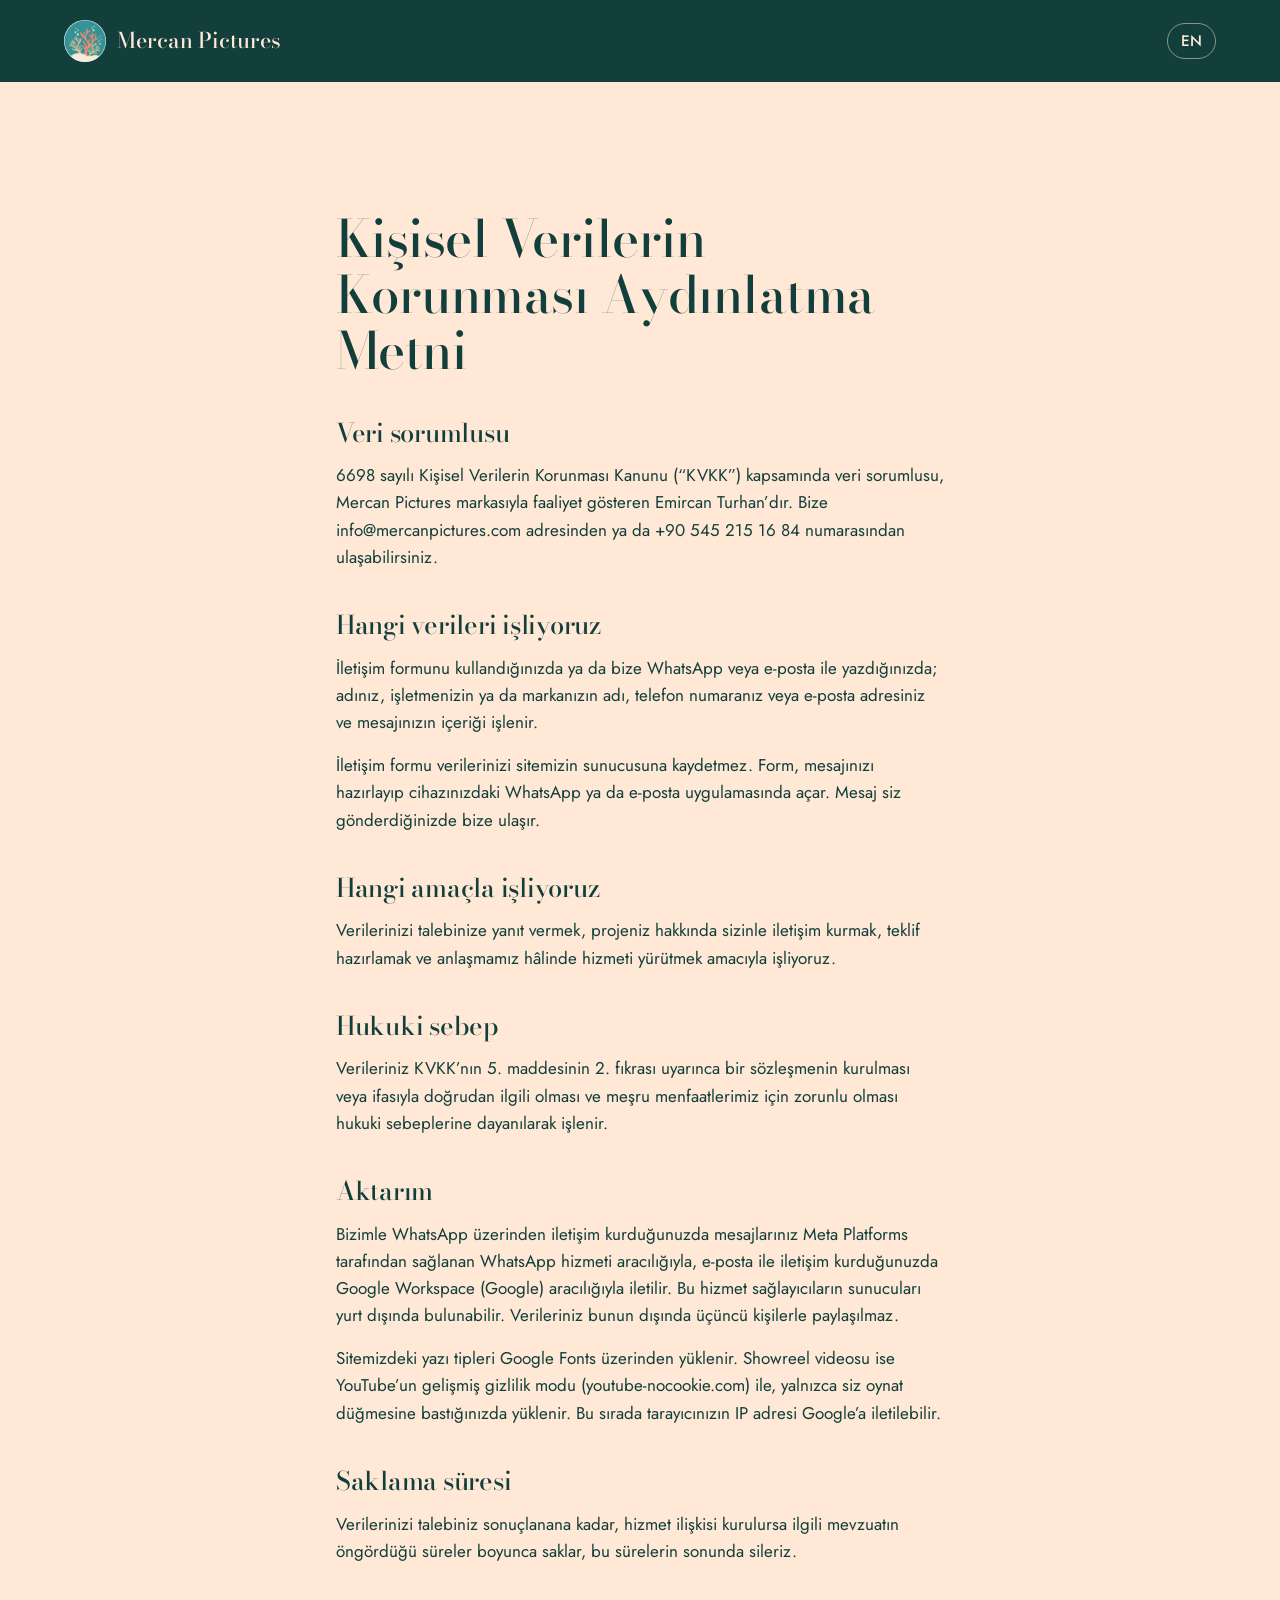
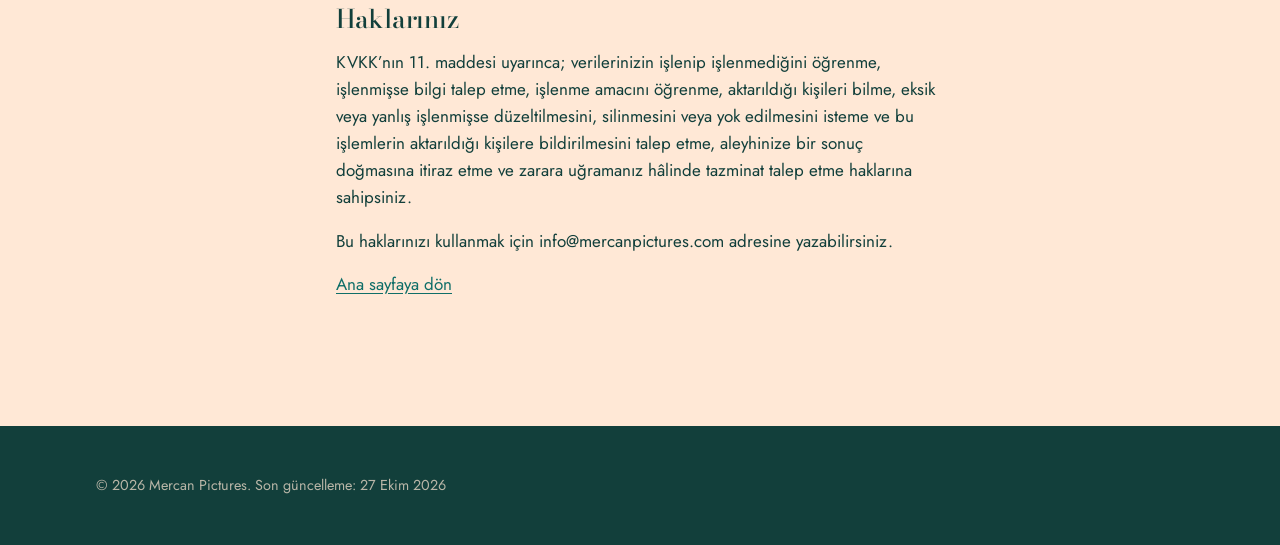
<file: kvkk.html>
<!doctype html>
<html lang="tr">
<head>
  <meta charset="utf-8">
  <meta name="viewport" content="width=device-width, initial-scale=1">
  <title>KVKK Aydınlatma Metni | Mercan Pictures</title>
  <meta name="robots" content="noindex">
  <link rel="icon" href="assets/img/favicon.png">
  <link rel="preconnect" href="https://fonts.googleapis.com">
  <link rel="preconnect" href="https://fonts.gstatic.com" crossorigin>
  <link rel="stylesheet" href="https://fonts.googleapis.com/css2?family=Bodoni+Moda:opsz,wght@6..96,400..600&family=Jost:wght@300..700&display=swap">
  <link rel="stylesheet" href="assets/css/style.css">
</head>
<body data-lang="tr">
  <header class="site-header legal-header">
    <a class="brand" href="./">
      <img src="assets/img/logo.png" alt="" width="42" height="42">
      <span>Mercan Pictures</span>
    </a>
    <a class="lang" href="en/privacy.html" hreflang="en" lang="en" aria-label="English">EN</a>
  </header>

  <main class="section wrap legal">
    <h1>Kişisel Verilerin Korunması Aydınlatma Metni</h1>

    <!-- Geçici metin: şahıs şirketi kurulduğunda unvan ve adres eklenecek, metin bir avukata kontrol ettirilecek. -->

    <h2>Veri sorumlusu</h2>
    <p>6698 sayılı Kişisel Verilerin Korunması Kanunu (“KVKK”) kapsamında veri sorumlusu, Mercan Pictures markasıyla faaliyet gösteren Emircan Turhan’dır. Bize info@mercanpictures.com adresinden ya da +90 545 215 16 84 numarasından ulaşabilirsiniz.</p>

    <h2>Hangi verileri işliyoruz</h2>
    <p>İletişim formunu kullandığınızda ya da bize WhatsApp veya e-posta ile yazdığınızda; adınız, işletmenizin ya da markanızın adı, telefon numaranız veya e-posta adresiniz ve mesajınızın içeriği işlenir.</p>
    <p>İletişim formu verilerinizi sitemizin sunucusuna kaydetmez. Form, mesajınızı hazırlayıp cihazınızdaki WhatsApp ya da e-posta uygulamasında açar. Mesaj siz gönderdiğinizde bize ulaşır.</p>

    <h2>Hangi amaçla işliyoruz</h2>
    <p>Verilerinizi talebinize yanıt vermek, projeniz hakkında sizinle iletişim kurmak, teklif hazırlamak ve anlaşmamız hâlinde hizmeti yürütmek amacıyla işliyoruz.</p>

    <h2>Hukuki sebep</h2>
    <p>Verileriniz KVKK’nın 5. maddesinin 2. fıkrası uyarınca bir sözleşmenin kurulması veya ifasıyla doğrudan ilgili olması ve meşru menfaatlerimiz için zorunlu olması hukuki sebeplerine dayanılarak işlenir.</p>

    <h2>Aktarım</h2>
    <p>Bizimle WhatsApp üzerinden iletişim kurduğunuzda mesajlarınız Meta Platforms tarafından sağlanan WhatsApp hizmeti aracılığıyla, e-posta ile iletişim kurduğunuzda Google Workspace (Google) aracılığıyla iletilir. Bu hizmet sağlayıcıların sunucuları yurt dışında bulunabilir. Verileriniz bunun dışında üçüncü kişilerle paylaşılmaz.</p>
    <p>Sitemizdeki yazı tipleri Google Fonts üzerinden yüklenir. Showreel videosu ise YouTube’un gelişmiş gizlilik modu (youtube-nocookie.com) ile, yalnızca siz oynat düğmesine bastığınızda yüklenir. Bu sırada tarayıcınızın IP adresi Google’a iletilebilir.</p>

    <h2>Saklama süresi</h2>
    <p>Verilerinizi talebiniz sonuçlanana kadar, hizmet ilişkisi kurulursa ilgili mevzuatın öngördüğü süreler boyunca saklar, bu sürelerin sonunda sileriz.</p>

    <h2>Haklarınız</h2>
    <p>KVKK’nın 11. maddesi uyarınca; verilerinizin işlenip işlenmediğini öğrenme, işlenmişse bilgi talep etme, işlenme amacını öğrenme, aktarıldığı kişileri bilme, eksik veya yanlış işlenmişse düzeltilmesini, silinmesini veya yok edilmesini isteme ve bu işlemlerin aktarıldığı kişilere bildirilmesini talep etme, aleyhinize bir sonuç doğmasına itiraz etme ve zarara uğramanız hâlinde tazminat talep etme haklarına sahipsiniz.</p>
    <p>Bu haklarınızı kullanmak için info@mercanpictures.com adresine yazabilirsiniz.</p>

    <p><a href="./">Ana sayfaya dön</a></p>
  </main>

  <footer class="site-footer">
    <div class="wrap">
      <small>© 2026 Mercan Pictures. Son güncelleme: 27 Ekim 2026</small>
    </div>
  </footer>
</body>
</html>
</file>
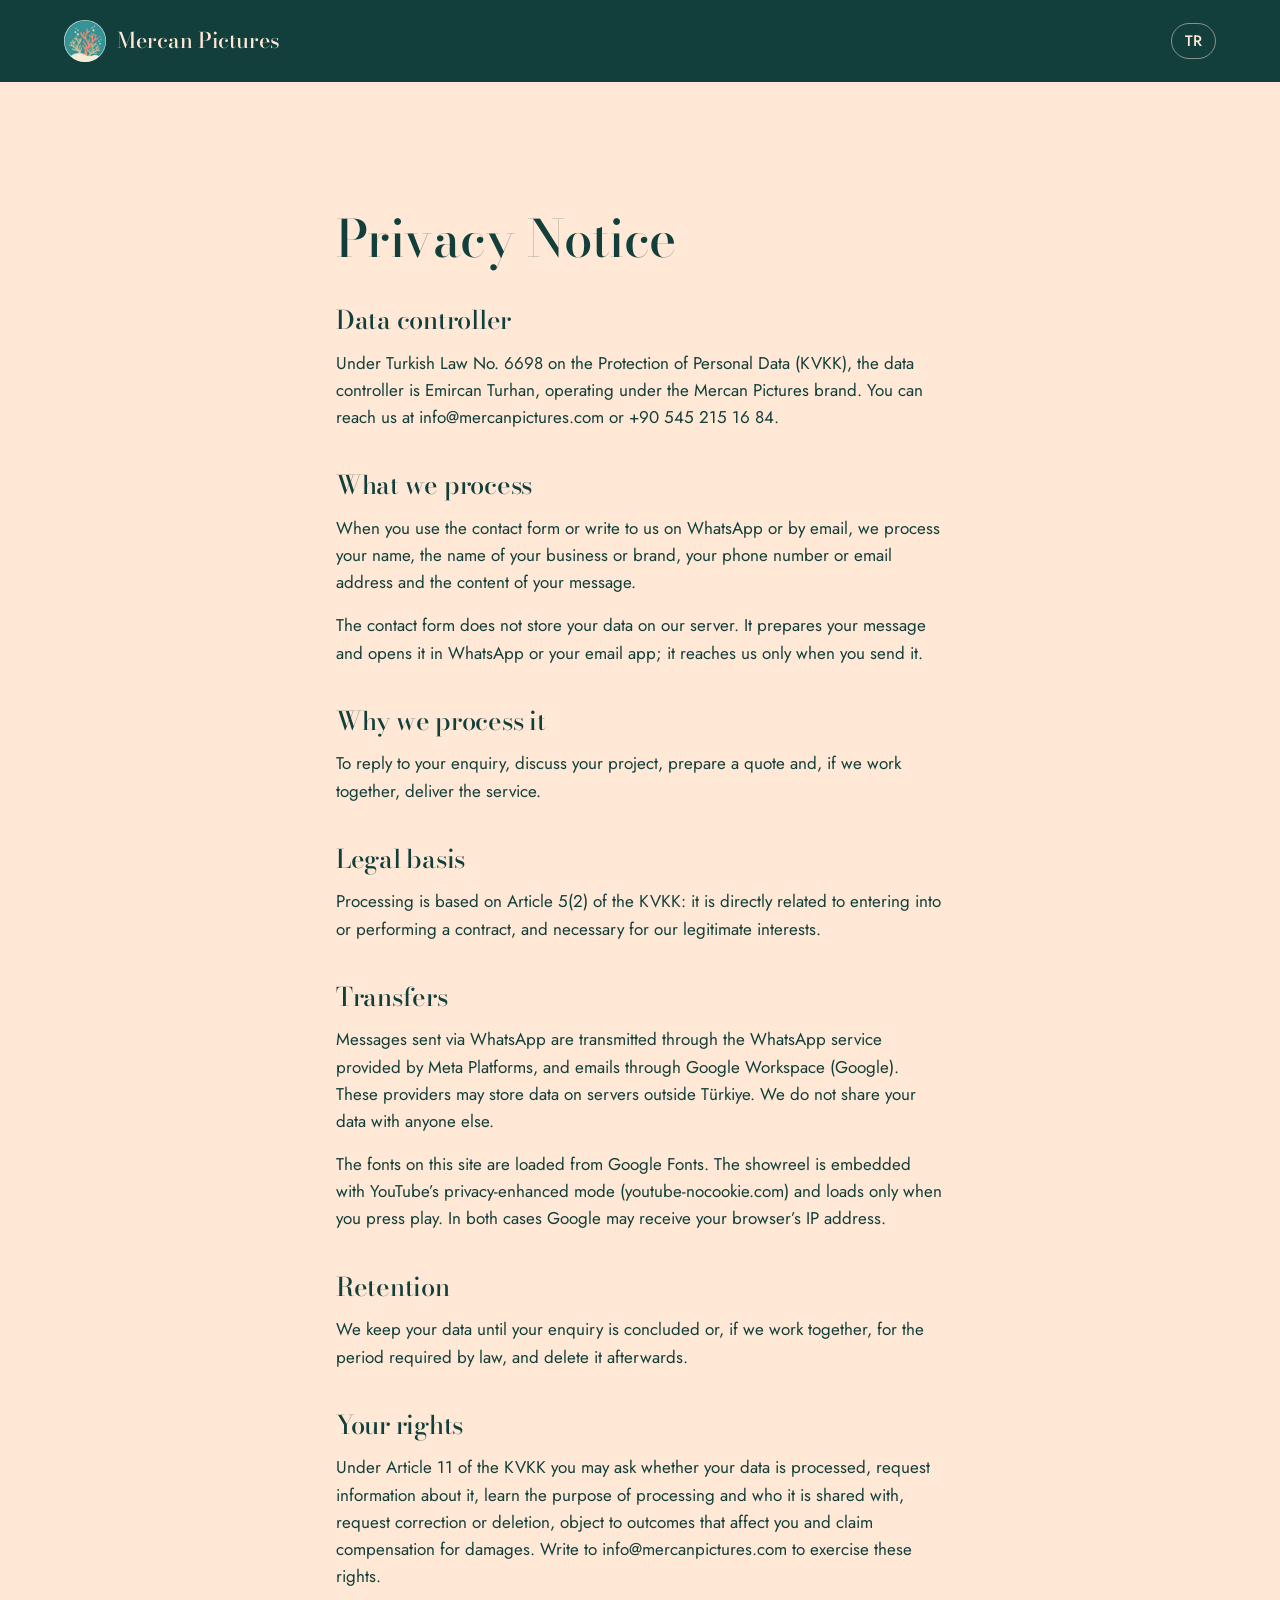
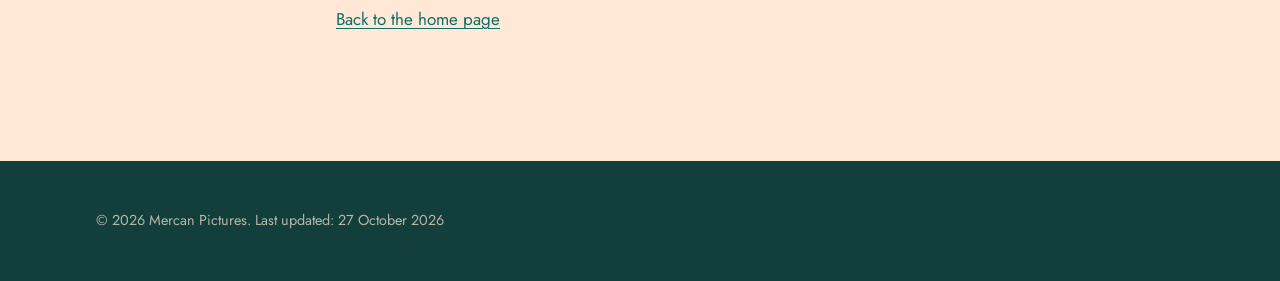
<file: en/privacy.html>
<!doctype html>
<html lang="en">
<head>
  <meta charset="utf-8">
  <meta name="viewport" content="width=device-width, initial-scale=1">
  <title>Privacy Notice | Mercan Pictures</title>
  <meta name="robots" content="noindex">
  <link rel="icon" href="../assets/img/favicon.png">
  <link rel="preconnect" href="https://fonts.googleapis.com">
  <link rel="preconnect" href="https://fonts.gstatic.com" crossorigin>
  <link rel="stylesheet" href="https://fonts.googleapis.com/css2?family=Bodoni+Moda:opsz,wght@6..96,400..600&family=Jost:wght@300..700&display=swap">
  <link rel="stylesheet" href="../assets/css/style.css">
</head>
<body data-lang="en">
  <header class="site-header legal-header">
    <a class="brand" href="./">
      <img src="../assets/img/logo.png" alt="" width="42" height="42">
      <span>Mercan Pictures</span>
    </a>
    <a class="lang" href="../kvkk.html" hreflang="tr" lang="tr" aria-label="Türkçe">TR</a>
  </header>

  <main class="section wrap legal">
    <h1>Privacy Notice</h1>

    <!-- Interim text: add company name and address once the sole proprietorship is registered; have it reviewed by a lawyer. -->

    <h2>Data controller</h2>
    <p>Under Turkish Law No. 6698 on the Protection of Personal Data (KVKK), the data controller is Emircan Turhan, operating under the Mercan Pictures brand. You can reach us at info@mercanpictures.com or +90 545 215 16 84.</p>

    <h2>What we process</h2>
    <p>When you use the contact form or write to us on WhatsApp or by email, we process your name, the name of your business or brand, your phone number or email address and the content of your message.</p>
    <p>The contact form does not store your data on our server. It prepares your message and opens it in WhatsApp or your email app; it reaches us only when you send it.</p>

    <h2>Why we process it</h2>
    <p>To reply to your enquiry, discuss your project, prepare a quote and, if we work together, deliver the service.</p>

    <h2>Legal basis</h2>
    <p>Processing is based on Article 5(2) of the KVKK: it is directly related to entering into or performing a contract, and necessary for our legitimate interests.</p>

    <h2>Transfers</h2>
    <p>Messages sent via WhatsApp are transmitted through the WhatsApp service provided by Meta Platforms, and emails through Google Workspace (Google). These providers may store data on servers outside Türkiye. We do not share your data with anyone else.</p>
    <p>The fonts on this site are loaded from Google Fonts. The showreel is embedded with YouTube’s privacy-enhanced mode (youtube-nocookie.com) and loads only when you press play. In both cases Google may receive your browser’s IP address.</p>

    <h2>Retention</h2>
    <p>We keep your data until your enquiry is concluded or, if we work together, for the period required by law, and delete it afterwards.</p>

    <h2>Your rights</h2>
    <p>Under Article 11 of the KVKK you may ask whether your data is processed, request information about it, learn the purpose of processing and who it is shared with, request correction or deletion, object to outcomes that affect you and claim compensation for damages. Write to info@mercanpictures.com to exercise these rights.</p>

    <p><a href="./">Back to the home page</a></p>
  </main>

  <footer class="site-footer">
    <div class="wrap">
      <small>© 2026 Mercan Pictures. Last updated: 27 October 2026</small>
    </div>
  </footer>
</body>
</html>
</file>
<file: assets/css/style.css>
/* Mercan Pictures — mercanpictures.com
   Marka renkleri: lagün turkuazı, derin deniz, kum beji, mercan (tek vurgu) */

:root {
  --lagun: #199B93;
  --lagun-acik: #5CC9C0;
  --derin: #123F3B;
  --kum: #FFE8D6;
  --mercan: #F2735C; /* Kesin marka mercan kodunuz varsa burada değiştirin */

  --bg: var(--kum);
  --surface: #FFF3E9;
  --text: var(--derin);
  --muted: #3D615C;
  --line: rgba(18, 63, 59, 0.16);
  --line-strong: rgba(18, 63, 59, 0.38);
  --link: #0F6E68;
  --numeral: var(--lagun);
  --band-bg: var(--derin);
  --band-text: var(--kum);
  --band-heading: var(--lagun-acik);
  --focus: var(--mercan);

  --serif: "Bodoni Moda", Didot, "Bodoni 72", Georgia, serif;
  --sans: "Jost", Futura, "Avenir Next", "Segoe UI", system-ui, sans-serif;

  --pad: clamp(1.25rem, 5vw, 4rem);
  --max: 76rem;
  color-scheme: light;
}

@media (prefers-color-scheme: dark) {
  :root {
    --bg: #0D2B28;
    --surface: #123F3B;
    --text: var(--kum);
    --muted: #BFD3CE;
    --line: rgba(255, 232, 214, 0.14);
    --line-strong: rgba(255, 232, 214, 0.36);
    --link: var(--lagun-acik);
    --numeral: var(--lagun-acik);
    --band-bg: #081E1C;
    color-scheme: dark;
  }
}

*, *::before, *::after { box-sizing: border-box; }

html { scroll-behavior: smooth; -webkit-text-size-adjust: 100%; }
@media (prefers-reduced-motion: reduce) { html { scroll-behavior: auto; } }

body {
  margin: 0;
  background: var(--bg);
  color: var(--text);
  font-family: var(--sans);
  font-size: 1.0625rem;
  line-height: 1.6;
  font-weight: 400;
}

img, video { max-width: 100%; display: block; }

a { color: var(--link); text-underline-offset: 0.2em; }

:focus-visible { outline: 3px solid var(--focus); outline-offset: 3px; }

h1, h2 {
  font-family: var(--serif);
  font-weight: 500;
  letter-spacing: -0.01em;
  margin: 0;
}
h2 { font-size: clamp(2rem, 4.6vw, 3.6rem); line-height: 1.08; }
h3 { font-family: var(--sans); font-weight: 500; font-size: 1.3rem; line-height: 1.3; margin: 0; }
p { margin: 0; }

.skip {
  position: absolute; left: 1rem; top: -4rem; z-index: 50;
  background: var(--mercan); color: var(--derin);
  padding: 0.6rem 1rem; font-weight: 600; text-decoration: none;
}
.skip:focus { top: 1rem; }

.wrap { max-width: var(--max); margin-inline: auto; padding-inline: var(--pad); }

.section { padding-block: clamp(4.5rem, 10vw, 8.5rem); }
.section-lead { color: var(--muted); max-width: 38rem; margin-top: 1.25rem; font-size: 1.125rem; }

/* ---------- Düğmeler ---------- */
.btn {
  display: inline-flex; align-items: center; justify-content: center;
  min-height: 3.1rem; padding: 0.75rem 1.6rem;
  border-radius: 999px; border: 2px solid transparent;
  font: 600 1.2rem/1.2 var(--sans);
  text-decoration: none; cursor: pointer;
  transition: background-color .2s ease, color .2s ease, border-color .2s ease;
}
.btn-cta { background: var(--mercan); color: var(--derin); }
.btn-cta:hover { background: #F58A76; }
.btn-ghost { background: transparent; color: var(--kum); border-color: rgba(255, 232, 214, 0.6); }
.btn-ghost:hover { border-color: var(--kum); background: rgba(255, 232, 214, 0.1); }
.btn-line { background: transparent; color: var(--text); border-color: var(--line-strong); }
.btn-line:hover { border-color: var(--text); }

/* ---------- Üst bant ---------- */
.site-header {
  position: absolute; inset: 0 0 auto 0; z-index: 20;
  display: flex; align-items: center; gap: 1.5rem;
  padding: 1.25rem var(--pad);
  color: var(--kum);
}
.brand {
  display: inline-flex; align-items: center; gap: 0.7rem;
  color: var(--kum); text-decoration: none;
  font: 500 1.35rem/1 var(--serif);
  white-space: nowrap;
  margin-right: auto;
}
.brand img { width: 2.6rem; height: 2.6rem; border-radius: 50%; background: var(--lagun); }
.site-nav ul { display: flex; gap: 1.75rem; list-style: none; margin: 0; padding: 0; }
.site-nav a { color: var(--kum); text-decoration: none; font-size: 1rem; }
.site-nav a:hover { text-decoration: underline; }
.lang {
  color: var(--kum); text-decoration: none; font-size: 0.95rem; font-weight: 500;
  border: 1px solid rgba(255, 232, 214, 0.5); border-radius: 999px; padding: 0.3rem 0.8rem;
}
.lang:hover { border-color: var(--kum); }
.nav-toggle {
  display: none; background: none; border: 1px solid rgba(255, 232, 214, 0.5);
  color: var(--kum); border-radius: 999px; padding: 0.4rem 0.9rem;
  font: 500 0.95rem/1 var(--sans); cursor: pointer;
}

@media (max-width: 860px) {
  .site-header { gap: 0.6rem; }
  .brand { font-size: 1.15rem; gap: 0.5rem; }
  .brand img { width: 2.2rem; height: 2.2rem; }
  .lang { padding: 0.3rem 0.65rem; }
  .nav-toggle { display: inline-block; }
  .site-nav {
    position: absolute; top: 100%; left: var(--pad); right: var(--pad);
    background: var(--derin); border-radius: 6px; padding: 1rem 1.25rem;
    display: none;
  }
  .site-nav.is-open { display: block; }
  .site-nav ul { flex-direction: column; gap: 0.25rem; }
  .site-nav a { display: block; padding: 0.6rem 0; font-size: 1.1rem; }
}

/* ---------- Açılış ---------- */
.hero {
  position: relative; min-height: 100vh; min-height: 100svh;
  display: flex; align-items: flex-end;
  background: var(--derin) center / cover no-repeat;
  color: var(--kum); overflow: hidden; isolation: isolate;
}
.hero-video { position: absolute; inset: 0; width: 100%; height: 100%; object-fit: cover; z-index: -2; }
.hero-shade {
  position: absolute; inset: 0; z-index: -1;
  background:
    linear-gradient(to top, rgba(10, 36, 33, 0.92) 0%, rgba(10, 36, 33, 0.45) 45%, rgba(10, 36, 33, 0.15) 100%);
}
.hero-content { width: 100%; max-width: var(--max); margin-inline: auto; padding: 8rem var(--pad) clamp(3rem, 8vw, 6rem); }
.hero h1 {
  font-size: clamp(3.2rem, 10vw, 8.5rem);
  line-height: 0.98;
  max-width: 11ch;
  animation: rise 1.4s cubic-bezier(.2, .7, .2, 1) both;
}
.hero-lead { max-width: 36rem; margin-top: 1.6rem; font-size: clamp(1.1rem, 1.6vw, 1.3rem); color: rgba(255, 232, 214, 0.9); }
.hero-actions { display: flex; flex-wrap: wrap; gap: 0.9rem; margin-top: 2.2rem; }

@keyframes rise { from { opacity: 0; transform: translateY(0.4em); } to { opacity: 1; transform: none; } }
@media (prefers-reduced-motion: reduce) { .hero h1 { animation: none; } }

/* ---------- Manifesto: Kafen. Dükkânın. Ürünün. Markan. ---------- */
.manifesto { display: grid; gap: clamp(2.5rem, 6vw, 5rem); }
@media (min-width: 960px) { .manifesto-text { justify-self: end; max-width: 30rem; } }
.manifesto-words {
  font: 700 clamp(3rem, 10.5vw, 8.4rem)/0.9 var(--sans);
  letter-spacing: -0.035em; color: var(--text);
}
.manifesto-words span { display: block; white-space: nowrap; }
.manifesto-words span:nth-child(2) { padding-left: 0.6em; }
.manifesto-words span:nth-child(3) { padding-left: 1.2em; }
.manifesto-words span:nth-child(4) { padding-left: 1.8em; }
@media (max-width: 520px) {
  .manifesto-words { font-size: 9.4vw; }
  .manifesto-words span:nth-child(2) { padding-left: 0.35em; }
  .manifesto-words span:nth-child(3) { padding-left: 0.7em; }
  .manifesto-words span:nth-child(4) { padding-left: 1.05em; }
}
.manifesto-text h2 { font-size: clamp(1.8rem, 3.4vw, 2.6rem); }
.manifesto-text p { margin-top: 1.1rem; color: var(--muted); max-width: 32rem; }

/* ---------- Hizmetler ---------- */
.service-list { display: grid; gap: 3rem 4rem; margin-top: clamp(3rem, 6vw, 4.5rem); }
@media (min-width: 900px) { .service-list { grid-template-columns: repeat(3, 1fr); } }
.service h3 { font-family: var(--serif); font-size: 1.9rem; font-weight: 500; }
.service > p { margin-top: 0.7rem; color: var(--muted); }
.service ul { list-style: none; margin: 1.4rem 0 0; padding: 0; }
.service li { padding: 0.6rem 0; border-top: 1px solid var(--line); }
.service li:last-child { border-bottom: 1px solid var(--line); }

/* ---------- Strateji bandı ---------- */
.band { background: var(--band-bg); color: var(--band-text); }
.band .section-lead { color: rgba(255, 232, 214, 0.82); }
.band a { color: var(--lagun-acik); }
.strategy-grid { display: grid; gap: 2.5rem 4rem; margin-top: clamp(2.5rem, 5vw, 4rem); }
@media (min-width: 860px) { .strategy-grid { grid-template-columns: 1fr 1fr; } }
.strategy-grid h3 { color: var(--band-heading); font-size: 1.45rem; }
.strategy-grid p { margin-top: 0.8rem; color: rgba(255, 232, 214, 0.85); max-width: 34rem; }

/* ---------- Süreç ---------- */
.steps { list-style: none; margin: clamp(3rem, 6vw, 4.5rem) 0 0; padding: 0; display: grid; gap: 2.5rem 2.5rem; counter-reset: step; }
@media (min-width: 640px) { .steps { grid-template-columns: repeat(2, 1fr); } }
@media (min-width: 1000px) { .steps { grid-template-columns: repeat(4, 1fr); } }
.steps li { counter-increment: step; }
.steps li::before {
  content: counter(step);
  display: block; font: 500 3.6rem/1 var(--serif); color: var(--numeral);
  margin-bottom: 1rem;
}
.steps h3 { font-size: 1.4rem; }
.steps p { margin-top: 0.6rem; color: var(--muted); }

/* ---------- İşler ---------- */
.reel-tile {
  position: relative; display: block; width: 100%; margin-top: clamp(2.5rem, 5vw, 3.5rem);
  aspect-ratio: 16 / 9; padding: 0; border: 0; cursor: pointer; overflow: hidden;
  background: var(--derin);
}
.reel-tile img { width: 100%; height: 100%; object-fit: cover; transition: transform .6s ease; }
.reel-tile:hover img { transform: scale(1.02); }
.reel-tile span {
  position: absolute; left: clamp(1rem, 3vw, 2rem); bottom: clamp(1rem, 3vw, 2rem);
  background: var(--mercan); color: var(--derin);
  font: 600 1.2rem/1 var(--sans); padding: 0.95rem 1.5rem; border-radius: 999px;
}
.work-grid { list-style: none; margin: 1.25rem 0 0; padding: 0; display: grid; gap: 1.25rem; }
@media (min-width: 700px) { .work-grid { grid-template-columns: 1fr 1fr; } }
.work-grid figure { margin: 0; }
.work-grid .frame { aspect-ratio: 16 / 9; background: var(--surface); overflow: hidden; }
.work-grid img { width: 100%; height: 100%; object-fit: cover; }
.work-grid figcaption { margin-top: 0.6rem; color: var(--muted); font-size: 0.98rem; }
img.is-missing { visibility: hidden; }

/* ---------- Hakkımızda ---------- */
.partners { display: grid; gap: 3rem 4rem; margin-top: clamp(3rem, 6vw, 4.5rem); }
@media (min-width: 800px) { .partners { grid-template-columns: 1fr 1fr; } }
.partner .photo { aspect-ratio: 4 / 5; max-width: 22rem; background: var(--surface); overflow: hidden; margin-bottom: 1.5rem; }
.partner .photo img { width: 100%; height: 100%; object-fit: cover; }
.partner h3 { font-family: var(--serif); font-size: 1.8rem; font-weight: 500; }
.partner .role { color: var(--muted); margin-top: 0.25rem; }
.partner p:last-child { margin-top: 1rem; max-width: 30rem; }
.transparency { margin-top: clamp(3rem, 6vw, 4.5rem); padding-top: 1.5rem; border-top: 1px solid var(--line); color: var(--muted); max-width: 40rem; }

/* ---------- İletişim ---------- */
.contact { display: grid; gap: 3rem 5rem; }
@media (min-width: 960px) { .contact { grid-template-columns: 1fr 1.1fr; align-items: start; } }
.contact-intro p { margin-top: 1.2rem; color: var(--muted); max-width: 30rem; }
.contact-links { list-style: none; margin: 2rem 0 0; padding: 0; display: grid; gap: 1rem; justify-items: start; }
.contact-form { display: grid; gap: 1.2rem; }
.contact-form label { display: grid; gap: 0.4rem; font-weight: 500; }
.contact-form input[type="text"],
.contact-form select,
.contact-form textarea {
  width: 100%; font: 400 1.0625rem/1.5 var(--sans); color: var(--text);
  background: var(--surface); border: 1px solid var(--line-strong); border-radius: 4px;
  padding: 0.75rem 0.9rem;
}
.contact-form textarea { resize: vertical; min-height: 8rem; }
.contact-form .consent { display: flex; gap: 0.7rem; align-items: flex-start; font-weight: 400; }
.contact-form .consent input { width: 1.2rem; height: 1.2rem; margin-top: 0.2rem; accent-color: var(--lagun); }
.form-error { color: #B3261E; font-weight: 500; }
@media (prefers-color-scheme: dark) { .form-error { color: #FFB4A8; } }
.form-actions { display: flex; flex-wrap: wrap; gap: 0.9rem; }

/* ---------- Alt bant ---------- */
.site-footer { background: var(--derin); color: var(--kum); padding-block: 3rem; }
.site-footer .wrap { display: flex; flex-wrap: wrap; gap: 1.5rem 3rem; align-items: center; justify-content: space-between; }
.site-footer .brand { margin-right: 0; }
.site-footer ul { list-style: none; margin: 0; padding: 0; display: flex; flex-wrap: wrap; gap: 0.6rem 1.75rem; }
.site-footer a { color: var(--kum); }
.site-footer small { color: rgba(255, 232, 214, 0.7); font-size: 0.9rem; flex-basis: 100%; }

/* ---------- Showreel penceresi ---------- */
.reel { width: min(94vw, 1400px); max-height: 92vh; padding: 0; border: 0; background: #000; overflow: visible; }
.reel::backdrop { background: rgba(6, 22, 20, 0.92); }
.reel-frame { width: 100%; aspect-ratio: 16 / 9; max-height: 88vh; background: #000; }
.reel-frame iframe { width: 100%; height: 100%; border: 0; display: block; }
.reel-close {
  position: absolute; top: -3.2rem; right: 0;
  background: none; border: 1px solid rgba(255, 232, 214, 0.6); color: var(--kum);
  border-radius: 999px; padding: 0.45rem 1rem; font: 500 1rem/1 var(--sans); cursor: pointer;
}

/* ---------- Yasal sayfalar ---------- */
.legal-header { position: static; background: var(--derin); }
.legal { max-width: 46rem; }
.legal h1 { font-size: clamp(2.2rem, 5vw, 3.2rem); line-height: 1.1; }
.legal h2 { font-size: 1.6rem; margin-top: 2.5rem; }
.legal p, .legal ul { margin-top: 1rem; }
.legal .note { background: var(--surface); border-left: 4px solid var(--mercan); padding: 1rem 1.2rem; }
</file>
